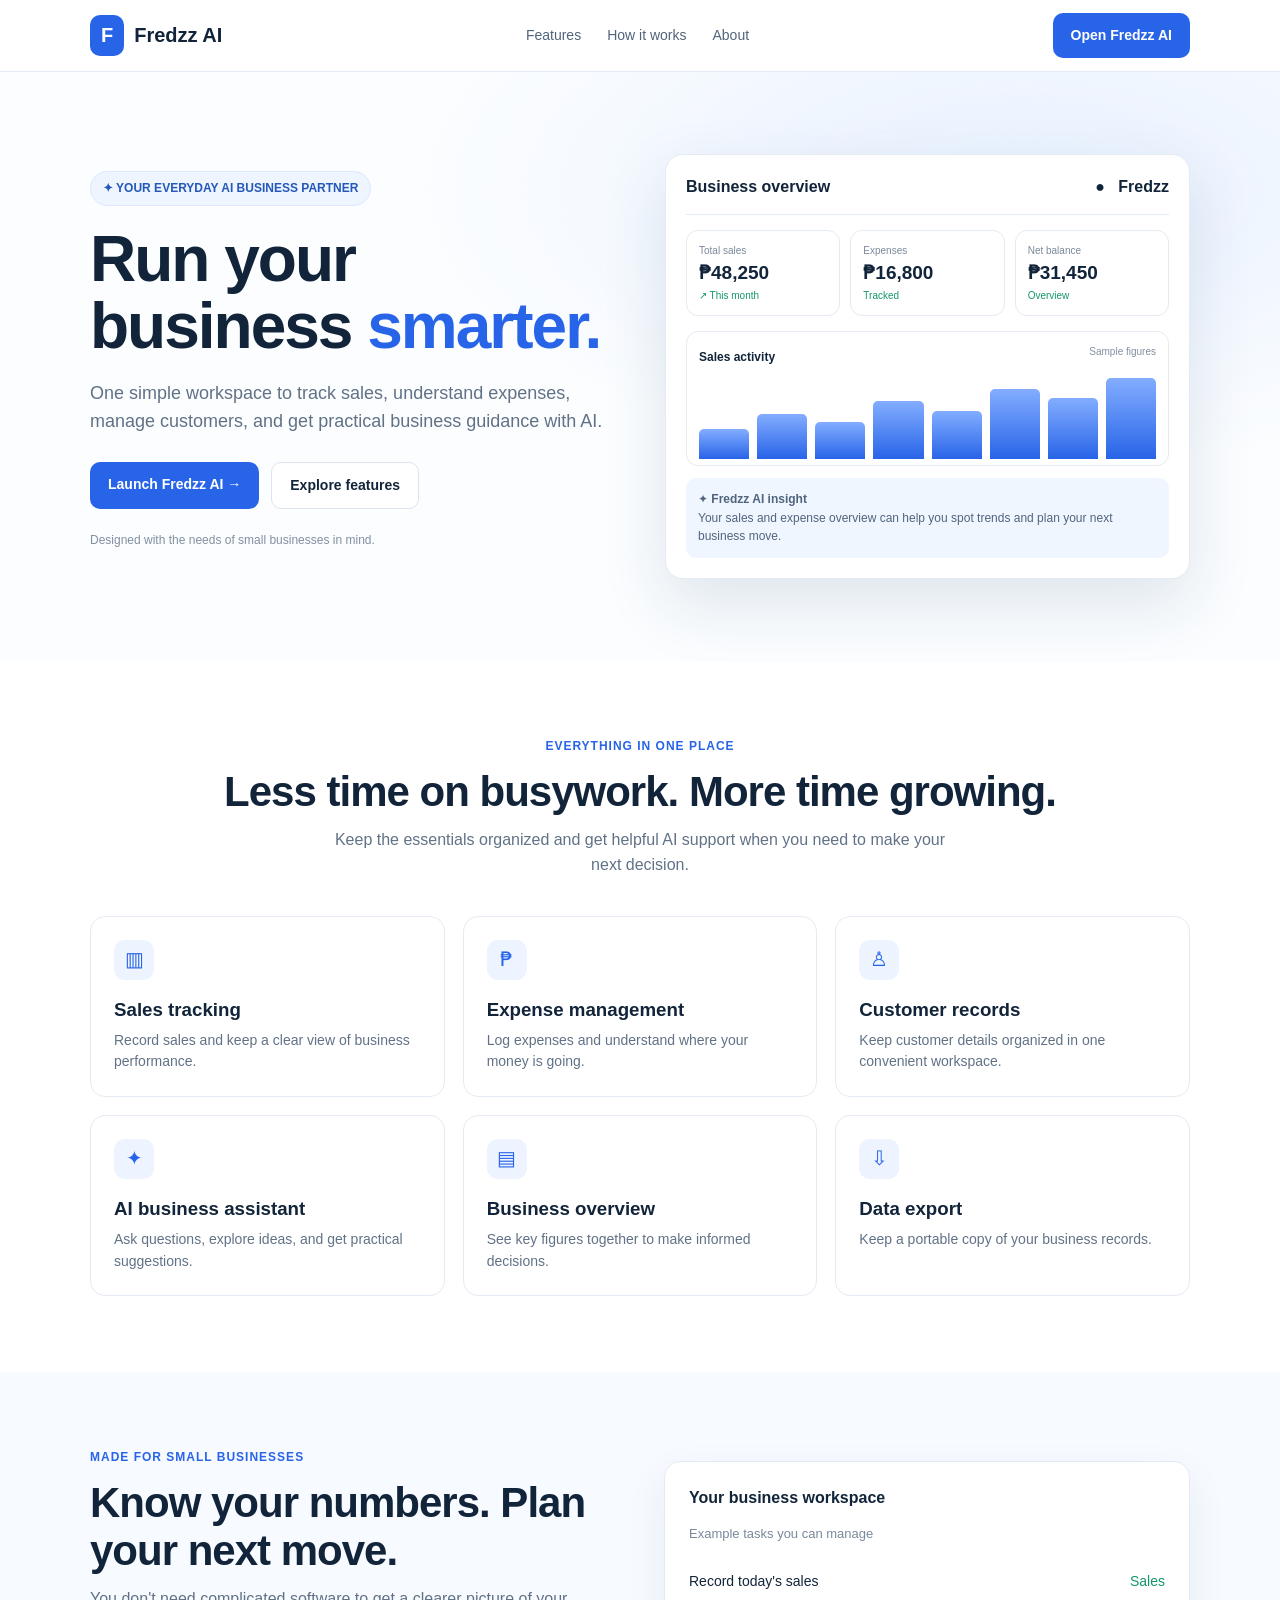
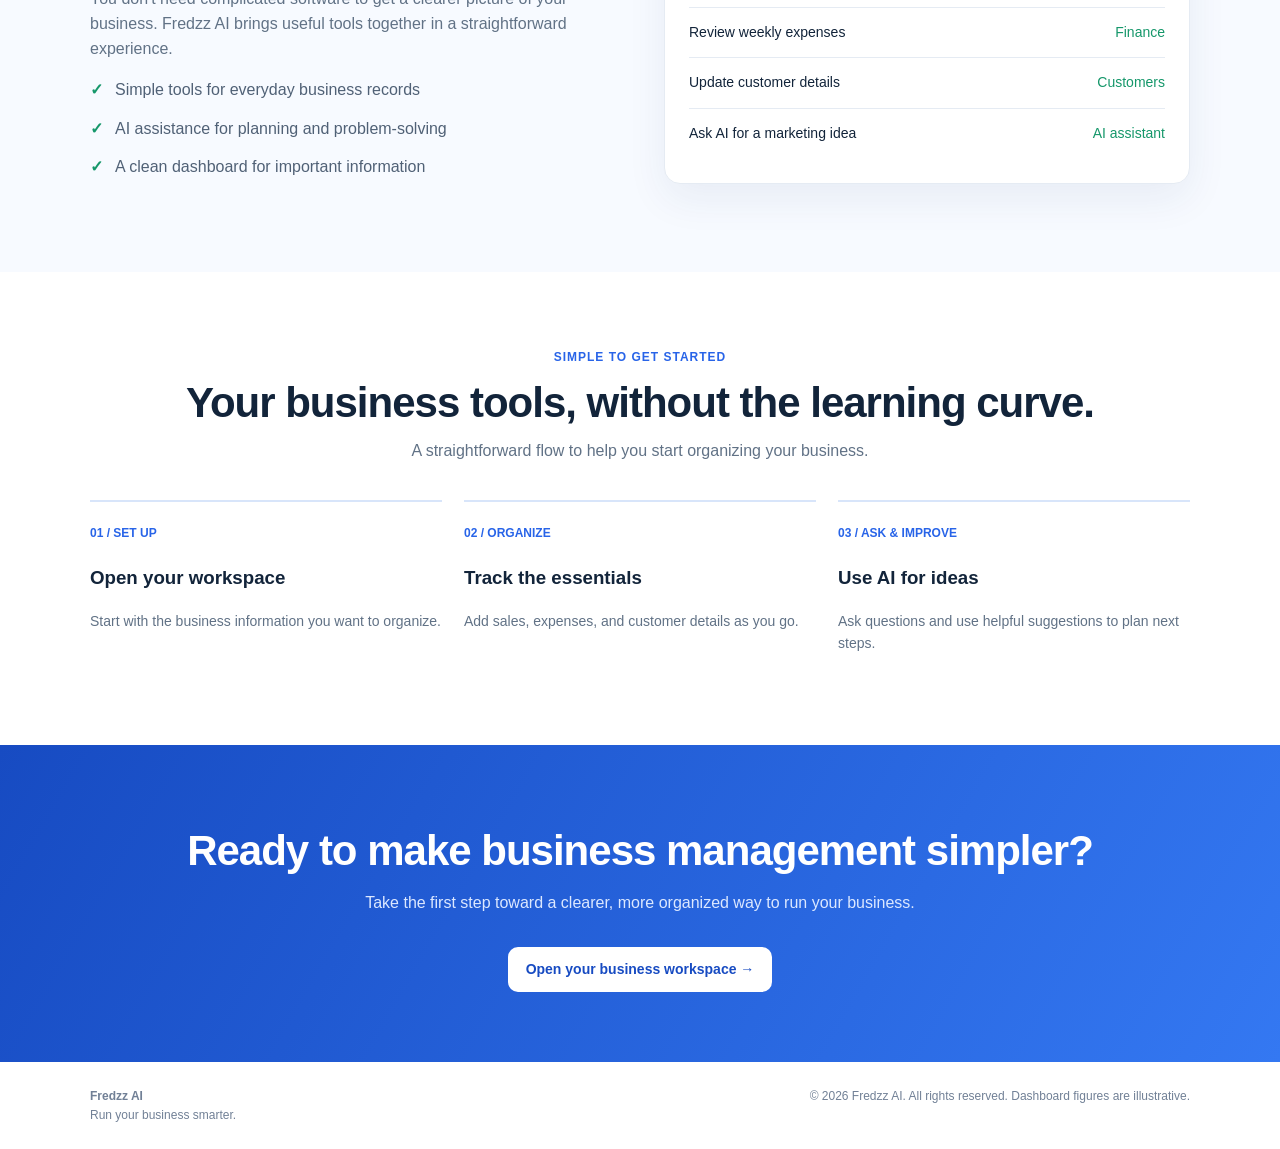
<file: index.html>
<!doctype html>
<html lang="en"><head><meta charset="utf-8"><meta name="viewport" content="width=device-width,initial-scale=1">
<meta name="description" content="Fredzz AI helps small businesses track sales, expenses and customers with AI-powered business guidance.">
<title>Fredzz AI — Run your business smarter</title>
<style>
:root{--blue:#2864e8;--ink:#12243a;--muted:#617286;--line:#e5ebf3}*{box-sizing:border-box}html{scroll-behavior:smooth}body{margin:0;font-family:Arial,sans-serif;color:var(--ink);line-height:1.55}a{text-decoration:none;color:inherit}.wrap{width:min(1100px,calc(100% - 36px));margin:auto}
header{height:72px;border-bottom:1px solid var(--line);position:sticky;top:0;background:#ffffffed;backdrop-filter:blur(10px);z-index:5}.nav{height:100%;display:flex;align-items:center;justify-content:space-between}.brand{font-size:20px;font-weight:800;display:flex;align-items:center;gap:10px}.logo{background:var(--blue);color:white;border-radius:10px;padding:5px 11px}.links{display:flex;gap:26px;color:#52647a;font-size:14px}.btn{display:inline-block;padding:12px 18px;border-radius:10px;font-weight:700;font-size:14px}.primary{background:var(--blue);color:white}.outline{border:1px solid #dce4ef;background:white}.hero{padding:82px 0;background:radial-gradient(ellipse at 80% 20%,#e8f1ff,transparent 42%),#fbfdff}.heroGrid{display:grid;grid-template-columns:1fr 1fr;gap:50px;align-items:center}.pill{display:inline-block;background:#eff5ff;border:1px solid #dce8ff;color:#2458b9;border-radius:30px;padding:7px 12px;font-size:12px;font-weight:bold}h1{font-size:clamp(42px,5vw,64px);line-height:1.05;letter-spacing:-2px;margin:20px 0}h1 span{color:var(--blue)}.lead{font-size:18px;color:var(--muted);max-width:520px}.buttons{display:flex;gap:12px;flex-wrap:wrap;margin-top:26px}.note{font-size:12px;color:#8190a1;margin-top:22px}.dash{background:white;border:1px solid var(--line);border-radius:18px;padding:20px;box-shadow:0 25px 65px #1b3d6b20}.dashHead{display:flex;justify-content:space-between;font-weight:bold;border-bottom:1px solid var(--line);padding-bottom:14px}.metrics{display:grid;grid-template-columns:repeat(3,1fr);gap:10px;margin:15px 0}.metric{border:1px solid var(--line);border-radius:12px;padding:12px}.metric small{display:block;color:#7a899b;font-size:10px}.metric strong{font-size:19px}.green{font-size:10px;color:#15976a}.chart{border:1px solid var(--line);border-radius:12px;padding:12px;height:135px}.bars{display:flex;align-items:end;gap:8px;height:85px;margin-top:5px}.bars i{flex:1;background:linear-gradient(#83adff,#2864e8);border-radius:5px 5px 0 0}.insight{margin-top:12px;padding:12px;background:#f0f6ff;border-radius:10px;font-size:12px;color:#50647d}.section{padding:76px 0}.tint{background:#f7faff}.center{text-align:center}.kicker{color:var(--blue);font-weight:bold;font-size:12px;letter-spacing:1px;text-transform:uppercase}h2{font-size:clamp(30px,4vw,42px);line-height:1.15;letter-spacing:-1px;margin:12px auto}.sub{color:var(--muted);max-width:630px;margin:0 auto}.features{display:grid;grid-template-columns:repeat(3,1fr);gap:18px;margin-top:38px;text-align:left}.feature{padding:23px;border:1px solid var(--line);border-radius:15px;background:white}.ico{width:40px;height:40px;border-radius:11px;background:#edf4ff;color:var(--blue);display:grid;place-items:center;font-size:20px}.feature h3{margin:15px 0 6px}.feature p{font-size:14px;color:var(--muted);margin:0}.split{display:grid;grid-template-columns:1fr 1fr;gap:48px;align-items:center}.split .sub{margin:0}.checks{padding:0;list-style:none;color:#506176}.checks li{margin:14px 0}.checks li:before{content:"✓";color:#15976a;font-weight:bold;margin-right:12px}.sample{background:white;border:1px solid var(--line);border-radius:16px;padding:24px;box-shadow:0 15px 40px #1b3d6b12}.sample div{padding:14px 0;border-bottom:1px solid var(--line);font-size:14px}.sample div:last-child{border:0}.steps{display:grid;grid-template-columns:repeat(3,1fr);gap:22px;margin-top:36px;text-align:left}.step{border-top:2px solid #d8e5fa;padding-top:18px}.step b{color:var(--blue);font-size:12px}.step p{color:var(--muted);font-size:14px}.cta{background:linear-gradient(120deg,#174bc2,#3478f2);color:white;text-align:center;padding:70px 0}.cta p{color:#dce8ff}.cta .btn{background:white;color:#174bc2;margin-top:15px}footer{padding:25px 0;color:#718096;font-size:12px}.foot{display:flex;justify-content:space-between;gap:15px}
@media(max-width:760px){.links{display:none}.heroGrid,.split{grid-template-columns:1fr}.hero{padding:58px 0}.features{grid-template-columns:1fr 1fr}.steps{grid-template-columns:1fr}.section{padding:58px 0}}@media(max-width:500px){.features{grid-template-columns:1fr}.metrics{gap:5px}.metric{padding:8px}.metric strong{font-size:15px}.foot{flex-direction:column}}
</style></head><body>
<header><div class="wrap nav"><a class="brand" href="#"><span class="logo">F</span>Fredzz AI</a><nav class="links"><a href="#features">Features</a><a href="#how">How it works</a><a href="#about">About</a></nav><a class="btn primary" href="./app/">Open Fredzz AI</a></div></header>
<main>
<section class="hero"><div class="wrap heroGrid"><div><span class="pill">✦ YOUR EVERYDAY AI BUSINESS PARTNER</span><h1>Run your business <span>smarter.</span></h1><p class="lead">One simple workspace to track sales, understand expenses, manage customers, and get practical business guidance with AI.</p><div class="buttons"><a class="btn primary" href="./app/">Launch Fredzz AI →</a><a class="btn outline" href="#features">Explore features</a></div><p class="note">Designed with the needs of small businesses in mind.</p></div>
<div class="dash"><div class="dashHead"><span>Business overview</span><span>● &nbsp; Fredzz</span></div><div class="metrics"><div class="metric"><small>Total sales</small><strong>₱48,250</strong><div class="green">↗ This month</div></div><div class="metric"><small>Expenses</small><strong>₱16,800</strong><div class="green">Tracked</div></div><div class="metric"><small>Net balance</small><strong>₱31,450</strong><div class="green">Overview</div></div></div><div class="chart"><b style="font-size:12px">Sales activity</b><span style="float:right;font-size:10px;color:#8190a1">Sample figures</span><div class="bars"><i style="height:35%"></i><i style="height:53%"></i><i style="height:44%"></i><i style="height:68%"></i><i style="height:57%"></i><i style="height:82%"></i><i style="height:72%"></i><i style="height:95%"></i></div></div><div class="insight">✦ <b>Fredzz AI insight</b><br>Your sales and expense overview can help you spot trends and plan your next business move.</div></div>
</div></section>
<section class="section" id="features"><div class="wrap center"><div class="kicker">Everything in one place</div><h2>Less time on busywork. More time growing.</h2><p class="sub">Keep the essentials organized and get helpful AI support when you need to make your next decision.</p><div class="features">
<article class="feature"><div class="ico">▥</div><h3>Sales tracking</h3><p>Record sales and keep a clear view of business performance.</p></article><article class="feature"><div class="ico">₱</div><h3>Expense management</h3><p>Log expenses and understand where your money is going.</p></article><article class="feature"><div class="ico">♙</div><h3>Customer records</h3><p>Keep customer details organized in one convenient workspace.</p></article><article class="feature"><div class="ico">✦</div><h3>AI business assistant</h3><p>Ask questions, explore ideas, and get practical suggestions.</p></article><article class="feature"><div class="ico">▤</div><h3>Business overview</h3><p>See key figures together to make informed decisions.</p></article><article class="feature"><div class="ico">⇩</div><h3>Data export</h3><p>Keep a portable copy of your business records.</p></article></div></div></section>
<section class="section tint" id="about"><div class="wrap split"><div><div class="kicker">Made for small businesses</div><h2>Know your numbers. Plan your next move.</h2><p class="sub">You don't need complicated software to get a clearer picture of your business. Fredzz AI brings useful tools together in a straightforward experience.</p><ul class="checks"><li>Simple tools for everyday business records</li><li>AI assistance for planning and problem-solving</li><li>A clean dashboard for important information</li></ul></div><div class="sample"><b>Your business workspace</b><p style="color:#7a899b;font-size:13px">Example tasks you can manage</p><div>Record today's sales <span style="float:right;color:#15976a">Sales</span></div><div>Review weekly expenses <span style="float:right;color:#15976a">Finance</span></div><div>Update customer details <span style="float:right;color:#15976a">Customers</span></div><div>Ask AI for a marketing idea <span style="float:right;color:#15976a">AI assistant</span></div></div></div></section>
<section class="section" id="how"><div class="wrap center"><div class="kicker">Simple to get started</div><h2>Your business tools, without the learning curve.</h2><p class="sub">A straightforward flow to help you start organizing your business.</p><div class="steps"><div class="step"><b>01 / SET UP</b><h3>Open your workspace</h3><p>Start with the business information you want to organize.</p></div><div class="step"><b>02 / ORGANIZE</b><h3>Track the essentials</h3><p>Add sales, expenses, and customer details as you go.</p></div><div class="step"><b>03 / ASK & IMPROVE</b><h3>Use AI for ideas</h3><p>Ask questions and use helpful suggestions to plan next steps.</p></div></div></div></section>
<section class="cta" id="start"><div class="wrap"><h2>Ready to make business management simpler?</h2><p>Take the first step toward a clearer, more organized way to run your business.</p><a class="btn" href="./app/">Open your business workspace →</a></div></section>
</main><footer><div class="wrap foot"><div><b>Fredzz AI</b><br>Run your business smarter.</div><div>© 2026 Fredzz AI. All rights reserved. Dashboard figures are illustrative.</div></div></footer>
</body></html>
</file>
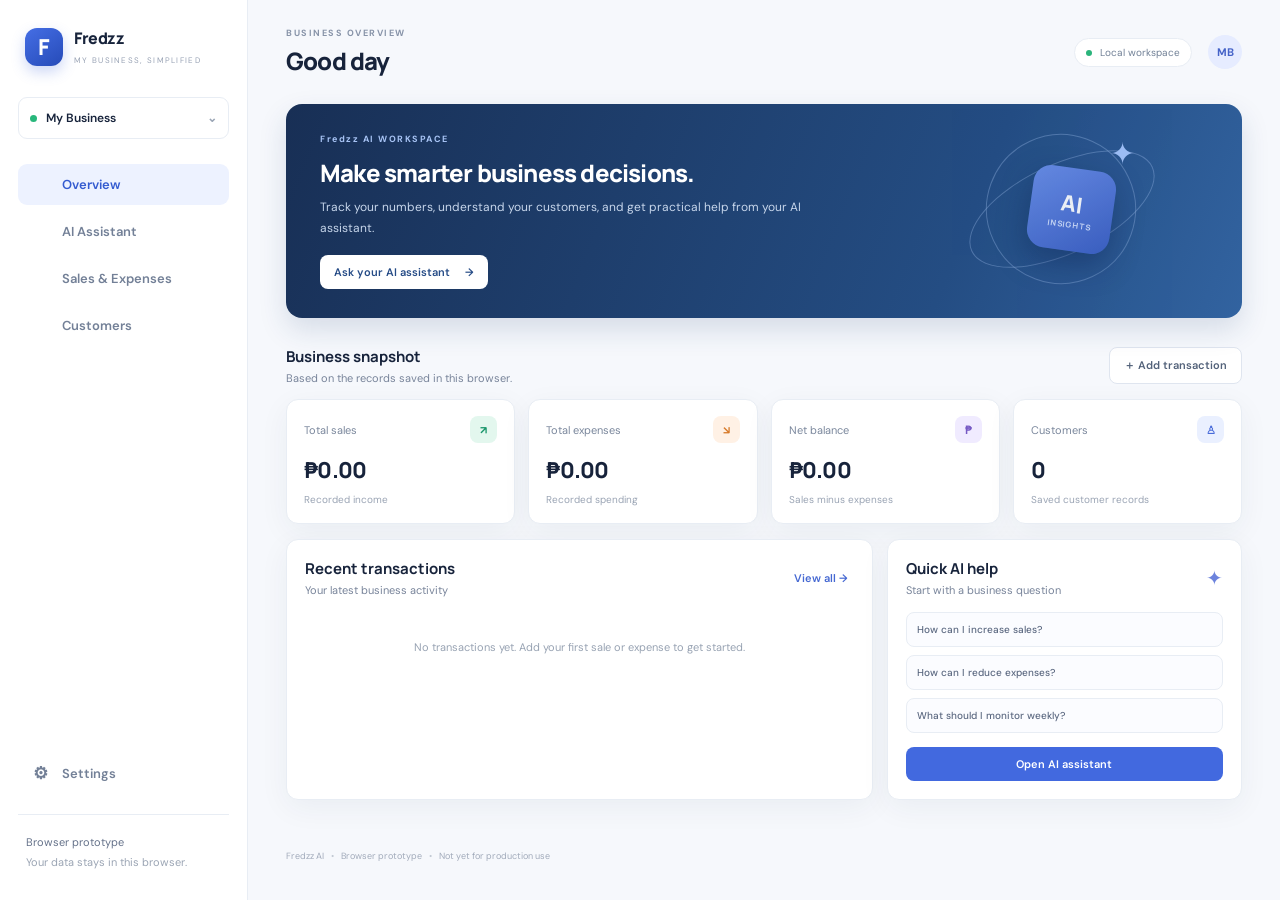
<file: app/index.html>
<!doctype html>
<html lang="en">
<head>
  <meta charset="utf-8">
  <meta name="viewport" content="width=device-width, initial-scale=1">
  <title>Fredzz Business Tracker</title>
  <link rel="stylesheet" href="style.css">
</head>
<body>
  <div class="app-shell">
    <aside class="sidebar">
      <div class="brand"><div class="brand-mark">F</div><div><strong>Fredzz</strong><small>MY BUSINESS, SIMPLIFIED</small></div></div>
      <div class="workspace"><span class="workspace-dot"></span><span>My Business</span><span class="chevron">⌄</span></div>
      <nav>
        <button class="nav-link active" data-page="dashboard"><span></span> Overview</button>
        <button class="nav-link" data-page="assistant"><span></span> AI Assistant</button>
        <button class="nav-link" data-page="transactions"><span></span> Sales & Expenses</button>
        <button class="nav-link" data-page="customers"><span></span> Customers</button>
      </nav>
      <div class="sidebar-bottom">
        <button class="nav-link" data-page="settings"><span>⚙</span> Settings</button>
        <div class="sidebar-note">Browser prototype<br><span>Your data stays in this browser.</span></div>
      </div>
    </aside>

    <main class="main">
      <header class="topbar">
        <div><div class="eyebrow" id="page-eyebrow">BUSINESS OVERVIEW</div><h1 id="page-title">Good day</h1></div>
        <div class="top-actions"><span class="local-pill"><i></i> Local workspace</span><div class="avatar">MB</div></div>
      </header>

      <section class="page active" id="page-dashboard">
        <div class="welcome-banner">
          <div><div class="banner-kicker">Fredzz AI WORKSPACE</div><h2>Make smarter business decisions.</h2><p>Track your numbers, understand your customers, and get practical help from your AI assistant.</p><button class="button button-light" data-go="assistant">Ask your AI assistant <span>→</span></button></div>
          <div class="banner-art" aria-hidden="true"><div class="orbit orbit-one"></div><div class="orbit orbit-two"></div><div class="spark">✦</div><div class="art-card">AI<br><b>INSIGHTS</b></div></div>
        </div>
        <div class="section-heading"><div><h3>Business snapshot</h3><p>Based on the records saved in this browser.</p></div><button class="button button-outline" data-go="transactions">＋ Add transaction</button></div>
        <div class="stats-grid">
          <article class="stat-card"><div class="stat-top"><span>Total sales</span><span class="stat-icon green">↗</span></div><strong id="stat-sales">₱0.00</strong><small>Recorded income</small></article>
          <article class="stat-card"><div class="stat-top"><span>Total expenses</span><span class="stat-icon orange">↘</span></div><strong id="stat-expenses">₱0.00</strong><small>Recorded spending</small></article>
          <article class="stat-card"><div class="stat-top"><span>Net balance</span><span class="stat-icon purple">₱</span></div><strong id="stat-balance">₱0.00</strong><small>Sales minus expenses</small></article>
          <article class="stat-card"><div class="stat-top"><span>Customers</span><span class="stat-icon blue">♙</span></div><strong id="stat-customers">0</strong><small>Saved customer records</small></article>
        </div>
        <div class="dashboard-grid">
          <article class="panel"><div class="panel-heading"><div><h3>Recent transactions</h3><p>Your latest business activity</p></div><button class="text-button" data-go="transactions">View all →</button></div><div id="recent-transactions" class="table-wrap"></div></article>
          <article class="panel insight-panel"><div class="panel-heading"><div><h3>Quick AI help</h3><p>Start with a business question</p></div><span class="ai-star">✦</span></div><div class="prompt-list"><button data-prompt="Give me 3 practical ways to increase sales for a small business in the Philippines.">How can I increase sales?</button><button data-prompt="Help me understand how to control business expenses.">How can I reduce expenses?</button><button data-prompt="What business metrics should I monitor every week?">What should I monitor weekly?</button></div><button class="button button-primary full" data-go="assistant">Open AI assistant</button></article>
        </div>
      </section>

      <section class="page" id="page-assistant">
        <div class="assistant-layout">
          <div class="panel chat-panel">
            <div class="chat-header"><div class="ai-avatar">✦</div><div><h3>Fredzz AI Assistant</h3><p><span class="online-dot"></span> Ready to help with your business</p></div><button class="text-button" id="clear-chat">Clear chat</button></div>
            <div class="chat-messages" id="chat-messages"><div class="message assistant-message"><div class="message-avatar">✦</div><div class="bubble"><b>Hello! I'm your Fredzz AI assistant.</b><p>I can help you think through sales, marketing, pricing, customer service, and business operations. Add your Gemini API key in Settings to enable AI responses.</p></div></div></div>
            <div class="chat-composer"><textarea id="chat-input" rows="1" placeholder="Ask something about your business..."></textarea><button class="send-button" id="send-chat" aria-label="Send message">↑</button></div>
            <div class="chat-footnote">AI can make mistakes. Check important business decisions before acting.</div>
          </div>
          <aside class="panel context-panel"><h3>Business context</h3><p>The assistant can use the totals below to tailor its advice.</p><div class="context-row"><span>Recorded sales</span><b id="context-sales">₱0.00</b></div><div class="context-row"><span>Recorded expenses</span><b id="context-expenses">₱0.00</b></div><div class="context-row"><span>Customers</span><b id="context-customers">0</b></div><div class="context-tip"><span>✦</span> Add transactions and customers to give your assistant more context.</div><button class="button button-outline full" data-go="settings">Configure Gemini</button></aside>
        </div>
      </section>

      <section class="page" id="page-transactions">
        <div class="section-heading"><div><h3>Sales & expenses</h3><p>Record income and spending for your business.</p></div><button class="button button-primary" id="open-transaction">＋ Add transaction</button></div>
        <div class="panel"><div id="all-transactions" class="table-wrap"></div></div>
      </section>

      <section class="page" id="page-customers">
        <div class="section-heading"><div><h3>Customers</h3><p>Keep basic contact details in one place.</p></div><button class="button button-primary" id="open-customer">＋ Add customer</button></div>
        <div class="panel"><div id="customers-list" class="table-wrap"></div></div>
      </section>

      <section class="page" id="page-settings">
        <div class="settings-grid">
          <article class="panel settings-card"><div class="settings-icon">✦</div><h3>Gemini AI connection</h3><p>Connect your Google Gemini API key to enable AI-generated business guidance.</p><label for="api-key">Gemini API key</label><input id="api-key" type="password" placeholder="Paste your Gemini API key"><label for="model-name">Model name</label><input id="model-name" value="gemini-2.5-flash"><div class="settings-actions"><button class="button button-primary" id="save-key">Use key for this session</button><span id="key-status" class="status-text">No key connected</span></div><div class="warning-box"><b>Prototype security notice</b><br>This browser-only prototype sends requests directly from your browser to Google. Your key is not stored in the project files, but anyone with access to this browser session could inspect it. Do not use this setup for a public SaaS or share your key. A secure server is required before launch.</div><p class="small-help">Create a key at <a href="https://aistudio.google.com/apikey" target="_blank" rel="noreferrer">Google AI Studio</a>. Usage may incur charges or be subject to Google's limits.</p></article>
          <article class="panel settings-card"><div class="settings-icon neutral">▤</div><h3>Your browser data</h3><p>Transactions and customers are saved locally in this browser using local storage. They are not synced across devices or users.</p><div class="data-actions"><button class="button button-outline" id="export-data">Export my data (JSON)</button><button class="button button-danger" id="clear-data">Delete all local business data</button></div><div class="warning-box neutral-box">This is a single-browser prototype, not yet a multi-business SaaS. Do not enter sensitive customer or financial information.</div></article>
        </div>
      </section>
      <footer>Fredzz AI <span>•</span> Browser prototype <span>•</span> Not yet for production use</footer>
    </main>
  </div>

  <dialog id="transaction-dialog" class="modal">
    <form id="transaction-form" method="dialog"><div class="modal-heading"><div><h3>Add transaction</h3><p>Record a sale or business expense.</p></div><button type="button" class="close-button" data-close="transaction-dialog">×</button></div>
      <label for="transaction-type">Type</label><select id="transaction-type"><option value="sale">Sale / Income</option><option value="expense">Expense</option></select>
      <label for="transaction-description">Description</label><input id="transaction-description" required placeholder="e.g. Product sale, rent, supplies">
      <label for="transaction-amount">Amount (PHP)</label><input id="transaction-amount" type="number" min="0.01" step="0.01" required placeholder="0.00">
      <label for="transaction-date">Date</label><input id="transaction-date" type="date" required>
      <div class="modal-actions"><button type="button" class="button button-outline" data-close="transaction-dialog">Cancel</button><button class="button button-primary" type="submit">Save transaction</button></div>
    </form>
  </dialog>

  <dialog id="customer-dialog" class="modal">
    <form id="customer-form" method="dialog"><div class="modal-heading"><div><h3>Add customer</h3><p>Save a customer contact.</p></div><button type="button" class="close-button" data-close="customer-dialog">×</button></div>
      <label for="customer-name">Customer name</label><input id="customer-name" required placeholder="Full name or business name">
      <label for="customer-contact">Contact (optional)</label><input id="customer-contact" placeholder="Email or phone">
      <label for="customer-notes">Notes (optional)</label><textarea id="customer-notes" rows="3" placeholder="Preferences, follow-up notes..."></textarea>
      <div class="modal-actions"><button type="button" class="button button-outline" data-close="customer-dialog">Cancel</button><button class="button button-primary" type="submit">Save customer</button></div>
    </form>
  </dialog>
  <div id="toast" class="toast" role="status"></div>
  <script src="script.js"></script>
</body>
</html>
</file>
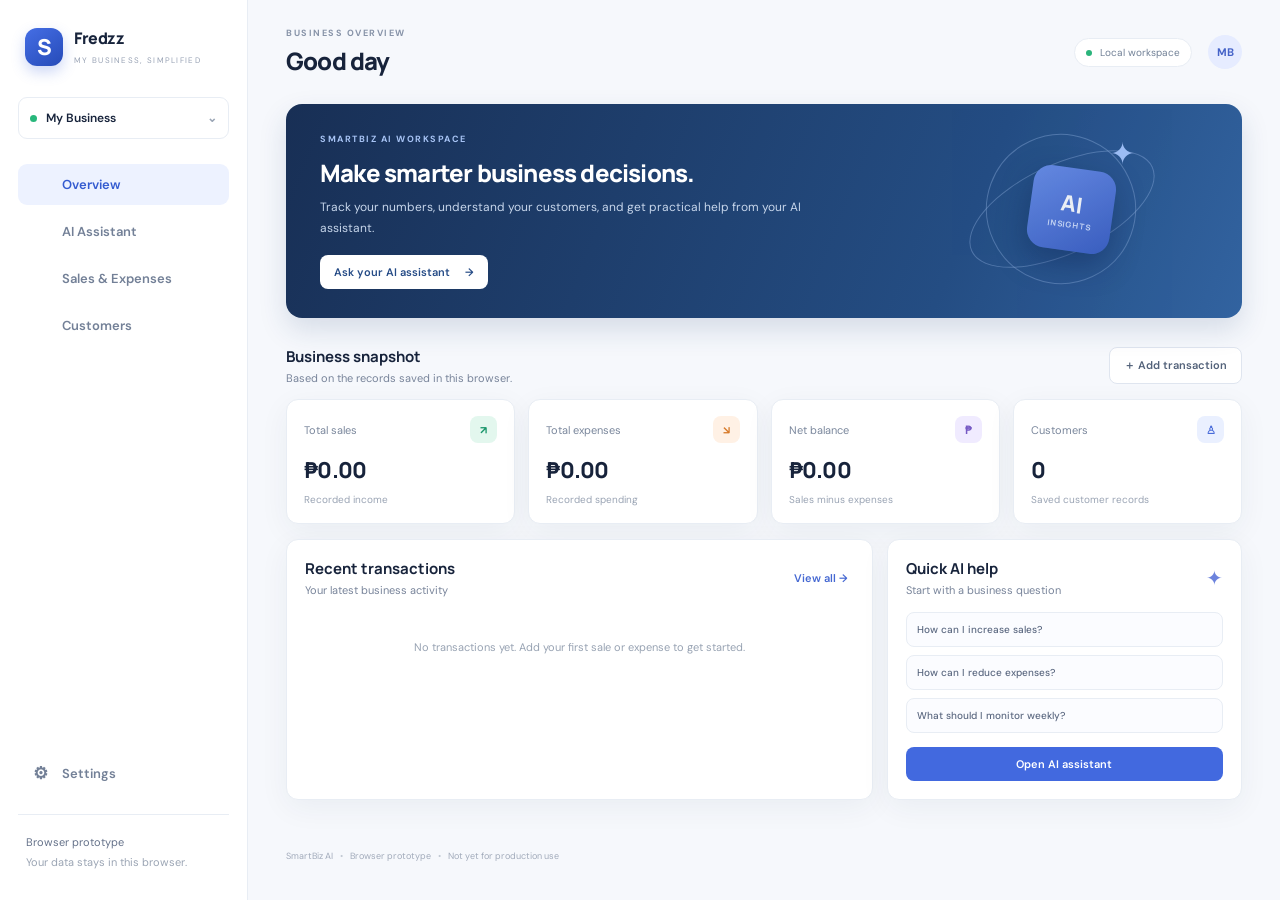
<file: alfred/smartbiz-ai-browser/index.html>
<!doctype html>
<html lang="en">
<head>
  <meta charset="utf-8">
  <meta name="viewport" content="width=device-width, initial-scale=1">
  <title>Fred business tracker</track></title>
  <link rel="stylesheet" href="style.css">
</head>
<body>
  <div class="app-shell">
    <aside class="sidebar">
      <div class="brand"><div class="brand-mark">S</div><div><strong>Fredzz</strong><small>MY BUSINESS, SIMPLIFIED</small></div></div>
      <div class="workspace"><span class="workspace-dot"></span><span>My Business</span><span class="chevron">⌄</span></div>
      <nav>
        <button class="nav-link active" data-page="dashboard"><span></span> Overview</button>
        <button class="nav-link" data-page="assistant"><span></span> AI Assistant</button>
        <button class="nav-link" data-page="transactions"><span></span> Sales & Expenses</button>
        <button class="nav-link" data-page="customers"><span></span> Customers</button>
      </nav>
      <div class="sidebar-bottom">
        <button class="nav-link" data-page="settings"><span>⚙</span> Settings</button>
        <div class="sidebar-note">Browser prototype<br><span>Your data stays in this browser.</span></div>
      </div>
    </aside>

    <main class="main">
      <header class="topbar">
        <div><div class="eyebrow" id="page-eyebrow">BUSINESS OVERVIEW</div><h1 id="page-title">Good day</h1></div>
        <div class="top-actions"><span class="local-pill"><i></i> Local workspace</span><div class="avatar">MB</div></div>
      </header>

      <section class="page active" id="page-dashboard">
        <div class="welcome-banner">
          <div><div class="banner-kicker">SMARTBIZ AI WORKSPACE</div><h2>Make smarter business decisions.</h2><p>Track your numbers, understand your customers, and get practical help from your AI assistant.</p><button class="button button-light" data-go="assistant">Ask your AI assistant <span>→</span></button></div>
          <div class="banner-art" aria-hidden="true"><div class="orbit orbit-one"></div><div class="orbit orbit-two"></div><div class="spark">✦</div><div class="art-card">AI<br><b>INSIGHTS</b></div></div>
        </div>
        <div class="section-heading"><div><h3>Business snapshot</h3><p>Based on the records saved in this browser.</p></div><button class="button button-outline" data-go="transactions">＋ Add transaction</button></div>
        <div class="stats-grid">
          <article class="stat-card"><div class="stat-top"><span>Total sales</span><span class="stat-icon green">↗</span></div><strong id="stat-sales">₱0.00</strong><small>Recorded income</small></article>
          <article class="stat-card"><div class="stat-top"><span>Total expenses</span><span class="stat-icon orange">↘</span></div><strong id="stat-expenses">₱0.00</strong><small>Recorded spending</small></article>
          <article class="stat-card"><div class="stat-top"><span>Net balance</span><span class="stat-icon purple">₱</span></div><strong id="stat-balance">₱0.00</strong><small>Sales minus expenses</small></article>
          <article class="stat-card"><div class="stat-top"><span>Customers</span><span class="stat-icon blue">♙</span></div><strong id="stat-customers">0</strong><small>Saved customer records</small></article>
        </div>
        <div class="dashboard-grid">
          <article class="panel"><div class="panel-heading"><div><h3>Recent transactions</h3><p>Your latest business activity</p></div><button class="text-button" data-go="transactions">View all →</button></div><div id="recent-transactions" class="table-wrap"></div></article>
          <article class="panel insight-panel"><div class="panel-heading"><div><h3>Quick AI help</h3><p>Start with a business question</p></div><span class="ai-star">✦</span></div><div class="prompt-list"><button data-prompt="Give me 3 practical ways to increase sales for a small business in the Philippines.">How can I increase sales?</button><button data-prompt="Help me understand how to control business expenses.">How can I reduce expenses?</button><button data-prompt="What business metrics should I monitor every week?">What should I monitor weekly?</button></div><button class="button button-primary full" data-go="assistant">Open AI assistant</button></article>
        </div>
      </section>

      <section class="page" id="page-assistant">
        <div class="assistant-layout">
          <div class="panel chat-panel">
            <div class="chat-header"><div class="ai-avatar">✦</div><div><h3>SmartBiz AI Assistant</h3><p><span class="online-dot"></span> Ready to help with your business</p></div><button class="text-button" id="clear-chat">Clear chat</button></div>
            <div class="chat-messages" id="chat-messages"><div class="message assistant-message"><div class="message-avatar">✦</div><div class="bubble"><b>Hello! I'm your SmartBiz AI assistant.</b><p>I can help you think through sales, marketing, pricing, customer service, and business operations. Add your Gemini API key in Settings to enable AI responses.</p></div></div></div>
            <div class="chat-composer"><textarea id="chat-input" rows="1" placeholder="Ask something about your business..."></textarea><button class="send-button" id="send-chat" aria-label="Send message">↑</button></div>
            <div class="chat-footnote">AI can make mistakes. Check important business decisions before acting.</div>
          </div>
          <aside class="panel context-panel"><h3>Business context</h3><p>The assistant can use the totals below to tailor its advice.</p><div class="context-row"><span>Recorded sales</span><b id="context-sales">₱0.00</b></div><div class="context-row"><span>Recorded expenses</span><b id="context-expenses">₱0.00</b></div><div class="context-row"><span>Customers</span><b id="context-customers">0</b></div><div class="context-tip"><span>✦</span> Add transactions and customers to give your assistant more context.</div><button class="button button-outline full" data-go="settings">Configure Gemini</button></aside>
        </div>
      </section>

      <section class="page" id="page-transactions">
        <div class="section-heading"><div><h3>Sales & expenses</h3><p>Record income and spending for your business.</p></div><button class="button button-primary" id="open-transaction">＋ Add transaction</button></div>
        <div class="panel"><div id="all-transactions" class="table-wrap"></div></div>
      </section>

      <section class="page" id="page-customers">
        <div class="section-heading"><div><h3>Customers</h3><p>Keep basic contact details in one place.</p></div><button class="button button-primary" id="open-customer">＋ Add customer</button></div>
        <div class="panel"><div id="customers-list" class="table-wrap"></div></div>
      </section>

      <section class="page" id="page-settings">
        <div class="settings-grid">
          <article class="panel settings-card"><div class="settings-icon">✦</div><h3>Gemini AI connection</h3><p>Connect your Google Gemini API key to enable AI-generated business guidance.</p><label for="api-key">Gemini API key</label><input id="api-key" type="password" placeholder="Paste your Gemini API key"><label for="model-name">Model name</label><input id="model-name" value="gemini-2.5-flash"><div class="settings-actions"><button class="button button-primary" id="save-key">Use key for this session</button><span id="key-status" class="status-text">No key connected</span></div><div class="warning-box"><b>Prototype security notice</b><br>This browser-only prototype sends requests directly from your browser to Google. Your key is not stored in the project files, but anyone with access to this browser session could inspect it. Do not use this setup for a public SaaS or share your key. A secure server is required before launch.</div><p class="small-help">Create a key at <a href="https://aistudio.google.com/apikey" target="_blank" rel="noreferrer">Google AI Studio</a>. Usage may incur charges or be subject to Google's limits.</p></article>
          <article class="panel settings-card"><div class="settings-icon neutral">▤</div><h3>Your browser data</h3><p>Transactions and customers are saved locally in this browser using local storage. They are not synced across devices or users.</p><div class="data-actions"><button class="button button-outline" id="export-data">Export my data (JSON)</button><button class="button button-danger" id="clear-data">Delete all local business data</button></div><div class="warning-box neutral-box">This is a single-browser prototype, not yet a multi-business SaaS. Do not enter sensitive customer or financial information.</div></article>
        </div>
      </section>
      <footer>SmartBiz AI <span>•</span> Browser prototype <span>•</span> Not yet for production use</footer>
    </main>
  </div>

  <dialog id="transaction-dialog" class="modal">
    <form id="transaction-form" method="dialog"><div class="modal-heading"><div><h3>Add transaction</h3><p>Record a sale or business expense.</p></div><button type="button" class="close-button" data-close="transaction-dialog">×</button></div>
      <label for="transaction-type">Type</label><select id="transaction-type"><option value="sale">Sale / Income</option><option value="expense">Expense</option></select>
      <label for="transaction-description">Description</label><input id="transaction-description" required placeholder="e.g. Product sale, rent, supplies">
      <label for="transaction-amount">Amount (PHP)</label><input id="transaction-amount" type="number" min="0.01" step="0.01" required placeholder="0.00">
      <label for="transaction-date">Date</label><input id="transaction-date" type="date" required>
      <div class="modal-actions"><button type="button" class="button button-outline" data-close="transaction-dialog">Cancel</button><button class="button button-primary" type="submit">Save transaction</button></div>
    </form>
  </dialog>

  <dialog id="customer-dialog" class="modal">
    <form id="customer-form" method="dialog"><div class="modal-heading"><div><h3>Add customer</h3><p>Save a customer contact.</p></div><button type="button" class="close-button" data-close="customer-dialog">×</button></div>
      <label for="customer-name">Customer name</label><input id="customer-name" required placeholder="Full name or business name">
      <label for="customer-contact">Contact (optional)</label><input id="customer-contact" placeholder="Email or phone">
      <label for="customer-notes">Notes (optional)</label><textarea id="customer-notes" rows="3" placeholder="Preferences, follow-up notes..."></textarea>
      <div class="modal-actions"><button type="button" class="button button-outline" data-close="customer-dialog">Cancel</button><button class="button button-primary" type="submit">Save customer</button></div>
    </form>
  </dialog>
  <div id="toast" class="toast" role="status"></div>
  <script src="script.js"></script>
</body>
</html>
</file>
<file: app/style.css>
@import url('https://fonts.googleapis.com/css2?family=DM+Sans:wght@400;500;600;700&family=Manrope:wght@400;500;600;700;800&display=swap');
:root{--ink:#17233b;--muted:#78849a;--line:#e8edf4;--bg:#f6f8fc;--navy:#142b4a;--blue:#4269df;--mint:#dff7ed;--green:#16875d;--orange:#d98232;--purple:#7b61c9;--shadow:0 8px 30px rgba(27,48,79,.055)}
*{box-sizing:border-box}body{margin:0;background:var(--bg);color:var(--ink);font-family:'DM Sans',sans-serif;font-size:14px}.app-shell{min-height:100vh}.sidebar{position:fixed;inset:0 auto 0 0;width:248px;background:#fff;border-right:1px solid var(--line);padding:27px 18px;display:flex;flex-direction:column;z-index:5}.brand{display:flex;align-items:center;gap:11px;padding:0 7px 30px}.brand-mark{height:38px;width:38px;border-radius:12px;background:linear-gradient(145deg,#456ee5,#264bb8);display:grid;place-items:center;color:#fff;font:800 22px Manrope;box-shadow:0 6px 14px #4269df44}.brand strong{font:800 16px Manrope;display:block;letter-spacing:-.5px}.brand small{font-size:8px;letter-spacing:1.3px;color:#98a2b4}.workspace{height:42px;border:1px solid var(--line);border-radius:9px;display:flex;align-items:center;gap:9px;padding:0 11px;margin-bottom:25px;font-weight:600;font-size:12px}.workspace-dot,.online-dot{width:7px;height:7px;border-radius:50%;background:#28b77b;display:inline-block}.chevron{margin-left:auto;color:#9aa5b5}.sidebar nav{display:grid;gap:6px}.nav-link{border:0;background:transparent;text-align:left;padding:12px 13px;border-radius:9px;color:#738097;font:600 13px 'DM Sans';cursor:pointer;display:flex;align-items:center;gap:13px}.nav-link span{font-size:17px;width:18px;text-align:center}.nav-link:hover,.nav-link.active{background:#edf2ff;color:#345bd0}.sidebar-bottom{margin-top:auto}.sidebar-note{border-top:1px solid var(--line);margin-top:18px;padding:18px 8px 0;color:#65728a;font-size:11px;line-height:1.8}.sidebar-note span{color:#9ba5b4}.main{margin-left:248px;padding:0 38px;max-width:1700px}.topbar{height:104px;display:flex;align-items:center;justify-content:space-between}.eyebrow,.banner-kicker{font-size:9px;letter-spacing:1.5px;font-weight:700;color:#8793a8}.topbar h1{font:800 24px Manrope;margin:5px 0 0;letter-spacing:-.8px}.top-actions{display:flex;align-items:center;gap:16px}.local-pill{border:1px solid var(--line);background:#fff;border-radius:20px;padding:7px 11px;font-size:10px;color:#718096}.local-pill i{display:inline-block;width:6px;height:6px;background:#2ab47b;border-radius:50%;margin-right:5px}.avatar{height:34px;width:34px;border-radius:50%;background:#e6ecff;color:#4563c8;display:grid;place-items:center;font-size:11px;font-weight:700}.page{display:none;padding-bottom:30px}.page.active{display:block}.welcome-banner{background:linear-gradient(112deg,#182f55,#244d83 70%,#3263a0);border-radius:16px;min-height:214px;padding:29px 34px;color:white;position:relative;overflow:hidden;display:flex;align-items:center;box-shadow:0 12px 28px #1c3d7025}.banner-kicker{color:#a8c4f5;font-size:9px}.welcome-banner h2{font:800 24px Manrope;margin:11px 0 8px;letter-spacing:-.8px}.welcome-banner p{color:#c7d6eb;max-width:490px;font-size:12px;line-height:1.7;margin:0 0 17px}.button{border:0;border-radius:8px;padding:10px 14px;font:600 11px 'DM Sans';cursor:pointer;transition:.15s}.button:hover{transform:translateY(-1px);filter:brightness(.98)}.button-light{background:white;color:#254b86}.button-light span{margin-left:12px}.button-primary{background:#4269df;color:white}.button-outline{background:white;border:1px solid #dfe5ef;color:#53627a}.button-danger{background:#fff1f0;color:#c34d48}.full{width:100%}.banner-art{position:absolute;right:65px;top:12px;width:220px;height:190px;opacity:.9}.orbit{position:absolute;border:1px solid #9dbce866;border-radius:50%;transform:rotate(-25deg)}.orbit-one{width:200px;height:90px;top:48px;left:5px}.orbit-two{width:150px;height:150px;top:18px;left:29px}.spark{position:absolute;top:18px;right:42px;font-size:30px;color:#a8c8ff}.art-card{position:absolute;top:52px;left:73px;width:83px;height:83px;border-radius:18px;background:linear-gradient(145deg,#6c8feb,#3b5fc4);box-shadow:0 12px 30px #091e4c66;display:grid;place-content:center;text-align:center;font:800 22px Manrope;transform:rotate(8deg)}.art-card b{font-size:8px;letter-spacing:1px;color:#d9e5ff}.section-heading{display:flex;align-items:center;justify-content:space-between;margin:28px 0 14px}.section-heading h3,.panel h3{font:700 15px Manrope;margin:0 0 4px}.section-heading p,.panel-heading p{color:var(--muted);font-size:11px;margin:0}.stats-grid{display:grid;grid-template-columns:repeat(4,1fr);gap:13px}.stat-card,.panel{background:white;border:1px solid var(--line);border-radius:12px;box-shadow:var(--shadow)}.stat-card{padding:16px 17px}.stat-top{display:flex;align-items:center;justify-content:space-between;color:#7a879c;font-size:11px}.stat-icon{height:27px;width:27px;border-radius:8px;display:grid;place-items:center;font-weight:700}.green{background:#e3f7ee;color:#19956a}.orange{background:#fff1e5;color:#d77a29}.purple{background:#f0ebff;color:#765ac4}.blue{background:#eaf0ff;color:#496cda}.stat-card strong{display:block;font:800 22px Manrope;letter-spacing:-.7px;margin:12px 0 4px}.stat-card small{font-size:10px;color:#9aa4b4}.dashboard-grid{display:grid;grid-template-columns:1.65fr 1fr;gap:14px;margin-top:15px}.panel{padding:18px}.panel-heading{display:flex;justify-content:space-between;align-items:center;margin-bottom:15px}.text-button{background:transparent;border:0;color:#4568d2;font:600 11px 'DM Sans';cursor:pointer}.table-wrap{overflow-x:auto}.data-table{width:100%;border-collapse:collapse;text-align:left}.data-table th{font-size:9px;letter-spacing:.6px;color:#9aa5b5;text-transform:uppercase;font-weight:700;padding:10px 8px;border-bottom:1px solid var(--line)}.data-table td{padding:12px 8px;border-bottom:1px solid #f0f2f6;font-size:11px;color:#58667d}.data-table tr:last-child td{border-bottom:0}.amount-positive{color:#16875d!important;font-weight:700}.amount-negative{color:#d36f52!important;font-weight:700}.type-pill{border-radius:20px;padding:4px 8px;font-size:9px;font-weight:700;background:#e5f7ef;color:#16875d}.type-pill.expense{background:#fff0e8;color:#cb7440}.empty-state{text-align:center;color:#98a3b3;padding:28px 10px;font-size:11px}.ai-star{color:#6c83dd;font-size:20px}.prompt-list{display:grid;gap:8px;margin:14px 0}.prompt-list button{border:1px solid #e8edf4;background:#fbfcff;border-radius:8px;text-align:left;padding:10px;color:#5b6880;font:500 10px 'DM Sans';cursor:pointer}.prompt-list button:hover{border-color:#9eafea;color:#3e60c7}.assistant-layout{display:grid;grid-template-columns:minmax(0,1fr) 255px;gap:15px}.chat-panel{padding:0;display:flex;flex-direction:column;min-height:590px}.chat-header{padding:17px 20px;border-bottom:1px solid var(--line);display:flex;align-items:center;gap:11px}.chat-header h3{margin:0 0 4px}.chat-header p{margin:0;font-size:10px;color:#8b97a9}.chat-header .text-button{margin-left:auto}.ai-avatar,.message-avatar{height:34px;width:34px;border-radius:11px;background:#edf1ff;color:#536bd0;display:grid;place-items:center;font-size:18px}.chat-messages{flex:1;padding:20px;overflow:auto;max-height:430px;display:flex;flex-direction:column;gap:15px}.message{display:flex;gap:9px;max-width:90%}.message.user-message{align-self:flex-end;flex-direction:row-reverse}.message-avatar{height:26px;width:26px;font-size:13px;flex-shrink:0}.bubble{background:#f4f6fb;border-radius:3px 12px 12px 12px;padding:12px 14px;color:#536078;font-size:11px;line-height:1.7;white-space:pre-wrap}.bubble p{margin:5px 0 0}.user-message .bubble{background:#eaf0ff;color:#3555a9;border-radius:12px 3px 12px 12px}.chat-composer{margin:0 18px;border:1px solid #e1e7f0;border-radius:10px;padding:7px;display:flex;gap:8px;align-items:end}.chat-composer textarea{border:0;outline:0;resize:none;flex:1;padding:7px;font:12px 'DM Sans';max-height:100px;color:var(--ink)}.send-button{height:33px;width:35px;border:0;border-radius:8px;background:#4269df;color:#fff;font-size:19px;cursor:pointer}.chat-footnote{text-align:center;color:#a1aaba;font-size:9px;padding:10px}.context-panel{height:max-content}.context-panel>p{font-size:10px;color:#8995a8;line-height:1.6;margin:8px 0 18px}.context-row{display:flex;justify-content:space-between;padding:11px 0;border-bottom:1px solid #eff2f6;font-size:10px;color:#8290a4}.context-row b{color:#33415a}.context-tip{background:#f3f6ff;color:#67779b;border-radius:8px;padding:11px;font-size:10px;line-height:1.6;margin:15px 0}.context-tip span{color:#5c73d4;margin-right:5px}.settings-grid{display:grid;grid-template-columns:1fr 1fr;gap:15px}.settings-card h3{margin:10px 0 7px}.settings-card>p{font-size:11px;color:#8390a4;line-height:1.7;margin:0 0 18px}.settings-icon{height:35px;width:35px;border-radius:10px;background:#eef1ff;color:#5c70d4;display:grid;place-items:center;font-size:18px}.settings-icon.neutral{background:#eff3f7;color:#74849a}.settings-card label,.modal label{display:block;font-size:10px;font-weight:700;color:#637087;margin:13px 0 6px}.settings-card input,.modal input,.modal select,.modal textarea{width:100%;border:1px solid #e1e7f0;border-radius:8px;padding:11px 12px;font:11px 'DM Sans';outline:none;color:var(--ink);background:#fff}.settings-card input:focus,.modal input:focus,.modal select:focus,.modal textarea:focus{border-color:#8097e7;box-shadow:0 0 0 3px #4269df12}.settings-actions{display:flex;align-items:center;gap:12px;margin-top:14px;flex-wrap:wrap}.status-text{font-size:10px;color:#8793a6}.warning-box{background:#fff8e9;border:1px solid #f5e7c8;border-radius:8px;padding:12px;margin-top:17px;font-size:10px;color:#876b3c;line-height:1.7}.small-help{font-size:10px!important;margin-top:13px!important}.small-help a{color:#4568d2}.data-actions{display:grid;gap:9px;margin-top:24px}.neutral-box{background:#f5f7fa;border-color:#e8edf2;color:#758196}footer{padding:20px 0 24px;color:#a1aaba;font-size:9px}footer span{padding:0 5px;color:#c3cad4}.modal{border:0;border-radius:14px;padding:23px;width:min(440px,calc(100% - 28px));box-shadow:0 25px 90px #15294b33}.modal::backdrop{background:#17243d77;backdrop-filter:blur(3px)}.modal-heading{display:flex;justify-content:space-between;align-items:flex-start;margin-bottom:15px}.modal-heading h3{font:700 17px Manrope;margin:0 0 5px}.modal-heading p{font-size:10px;color:#8b97a8;margin:0}.close-button{border:0;background:#f2f4f8;border-radius:7px;height:28px;width:28px;font-size:20px;color:#7c8799;cursor:pointer}.modal-actions{display:flex;justify-content:flex-end;gap:8px;margin-top:20px}.toast{position:fixed;bottom:24px;left:50%;transform:translate(-50%,20px);background:#172b49;color:#fff;padding:11px 17px;border-radius:8px;font-size:11px;opacity:0;pointer-events:none;transition:.2s;z-index:20}.toast.show{opacity:1;transform:translate(-50%,0)}
@media(max-width:1050px){.main{padding:0 24px}.sidebar{width:215px}.main{margin-left:215px}.stats-grid{grid-template-columns:repeat(2,1fr)}.banner-art{right:10px;opacity:.55}.dashboard-grid{grid-template-columns:1fr}.assistant-layout{grid-template-columns:1fr}.context-panel{display:none}}
@media(max-width:700px){.sidebar{position:static;width:auto;height:auto;padding:12px 14px;border-right:0;border-bottom:1px solid var(--line)}.brand{padding:0 4px 12px}.workspace{display:none}.sidebar nav{display:flex;overflow-x:auto;gap:4px}.nav-link{white-space:nowrap;padding:9px 10px;font-size:11px}.nav-link span{font-size:14px}.sidebar-bottom{display:none}.main{margin:0;padding:0 14px}.topbar{height:82px}.topbar h1{font-size:20px}.local-pill{display:none}.welcome-banner{padding:24px 20px;min-height:210px}.welcome-banner h2{font-size:20px;max-width:270px}.welcome-banner p{max-width:280px}.banner-art{right:-80px;opacity:.25}.stats-grid{gap:9px}.stat-card{padding:13px}.stat-card strong{font-size:18px}.section-heading{align-items:flex-start;gap:10px}.section-heading .button{white-space:nowrap}.settings-grid{grid-template-columns:1fr}.chat-panel{min-height:560px}.chat-messages{max-height:390px}.assistant-layout{display:block}}
</file>
<file: alfred/smartbiz-ai-browser/style.css>
@import url('https://fonts.googleapis.com/css2?family=DM+Sans:wght@400;500;600;700&family=Manrope:wght@400;500;600;700;800&display=swap');
:root{--ink:#17233b;--muted:#78849a;--line:#e8edf4;--bg:#f6f8fc;--navy:#142b4a;--blue:#4269df;--mint:#dff7ed;--green:#16875d;--orange:#d98232;--purple:#7b61c9;--shadow:0 8px 30px rgba(27,48,79,.055)}
*{box-sizing:border-box}body{margin:0;background:var(--bg);color:var(--ink);font-family:'DM Sans',sans-serif;font-size:14px}.app-shell{min-height:100vh}.sidebar{position:fixed;inset:0 auto 0 0;width:248px;background:#fff;border-right:1px solid var(--line);padding:27px 18px;display:flex;flex-direction:column;z-index:5}.brand{display:flex;align-items:center;gap:11px;padding:0 7px 30px}.brand-mark{height:38px;width:38px;border-radius:12px;background:linear-gradient(145deg,#456ee5,#264bb8);display:grid;place-items:center;color:#fff;font:800 22px Manrope;box-shadow:0 6px 14px #4269df44}.brand strong{font:800 16px Manrope;display:block;letter-spacing:-.5px}.brand small{font-size:8px;letter-spacing:1.3px;color:#98a2b4}.workspace{height:42px;border:1px solid var(--line);border-radius:9px;display:flex;align-items:center;gap:9px;padding:0 11px;margin-bottom:25px;font-weight:600;font-size:12px}.workspace-dot,.online-dot{width:7px;height:7px;border-radius:50%;background:#28b77b;display:inline-block}.chevron{margin-left:auto;color:#9aa5b5}.sidebar nav{display:grid;gap:6px}.nav-link{border:0;background:transparent;text-align:left;padding:12px 13px;border-radius:9px;color:#738097;font:600 13px 'DM Sans';cursor:pointer;display:flex;align-items:center;gap:13px}.nav-link span{font-size:17px;width:18px;text-align:center}.nav-link:hover,.nav-link.active{background:#edf2ff;color:#345bd0}.sidebar-bottom{margin-top:auto}.sidebar-note{border-top:1px solid var(--line);margin-top:18px;padding:18px 8px 0;color:#65728a;font-size:11px;line-height:1.8}.sidebar-note span{color:#9ba5b4}.main{margin-left:248px;padding:0 38px;max-width:1700px}.topbar{height:104px;display:flex;align-items:center;justify-content:space-between}.eyebrow,.banner-kicker{font-size:9px;letter-spacing:1.5px;font-weight:700;color:#8793a8}.topbar h1{font:800 24px Manrope;margin:5px 0 0;letter-spacing:-.8px}.top-actions{display:flex;align-items:center;gap:16px}.local-pill{border:1px solid var(--line);background:#fff;border-radius:20px;padding:7px 11px;font-size:10px;color:#718096}.local-pill i{display:inline-block;width:6px;height:6px;background:#2ab47b;border-radius:50%;margin-right:5px}.avatar{height:34px;width:34px;border-radius:50%;background:#e6ecff;color:#4563c8;display:grid;place-items:center;font-size:11px;font-weight:700}.page{display:none;padding-bottom:30px}.page.active{display:block}.welcome-banner{background:linear-gradient(112deg,#182f55,#244d83 70%,#3263a0);border-radius:16px;min-height:214px;padding:29px 34px;color:white;position:relative;overflow:hidden;display:flex;align-items:center;box-shadow:0 12px 28px #1c3d7025}.banner-kicker{color:#a8c4f5;font-size:9px}.welcome-banner h2{font:800 24px Manrope;margin:11px 0 8px;letter-spacing:-.8px}.welcome-banner p{color:#c7d6eb;max-width:490px;font-size:12px;line-height:1.7;margin:0 0 17px}.button{border:0;border-radius:8px;padding:10px 14px;font:600 11px 'DM Sans';cursor:pointer;transition:.15s}.button:hover{transform:translateY(-1px);filter:brightness(.98)}.button-light{background:white;color:#254b86}.button-light span{margin-left:12px}.button-primary{background:#4269df;color:white}.button-outline{background:white;border:1px solid #dfe5ef;color:#53627a}.button-danger{background:#fff1f0;color:#c34d48}.full{width:100%}.banner-art{position:absolute;right:65px;top:12px;width:220px;height:190px;opacity:.9}.orbit{position:absolute;border:1px solid #9dbce866;border-radius:50%;transform:rotate(-25deg)}.orbit-one{width:200px;height:90px;top:48px;left:5px}.orbit-two{width:150px;height:150px;top:18px;left:29px}.spark{position:absolute;top:18px;right:42px;font-size:30px;color:#a8c8ff}.art-card{position:absolute;top:52px;left:73px;width:83px;height:83px;border-radius:18px;background:linear-gradient(145deg,#6c8feb,#3b5fc4);box-shadow:0 12px 30px #091e4c66;display:grid;place-content:center;text-align:center;font:800 22px Manrope;transform:rotate(8deg)}.art-card b{font-size:8px;letter-spacing:1px;color:#d9e5ff}.section-heading{display:flex;align-items:center;justify-content:space-between;margin:28px 0 14px}.section-heading h3,.panel h3{font:700 15px Manrope;margin:0 0 4px}.section-heading p,.panel-heading p{color:var(--muted);font-size:11px;margin:0}.stats-grid{display:grid;grid-template-columns:repeat(4,1fr);gap:13px}.stat-card,.panel{background:white;border:1px solid var(--line);border-radius:12px;box-shadow:var(--shadow)}.stat-card{padding:16px 17px}.stat-top{display:flex;align-items:center;justify-content:space-between;color:#7a879c;font-size:11px}.stat-icon{height:27px;width:27px;border-radius:8px;display:grid;place-items:center;font-weight:700}.green{background:#e3f7ee;color:#19956a}.orange{background:#fff1e5;color:#d77a29}.purple{background:#f0ebff;color:#765ac4}.blue{background:#eaf0ff;color:#496cda}.stat-card strong{display:block;font:800 22px Manrope;letter-spacing:-.7px;margin:12px 0 4px}.stat-card small{font-size:10px;color:#9aa4b4}.dashboard-grid{display:grid;grid-template-columns:1.65fr 1fr;gap:14px;margin-top:15px}.panel{padding:18px}.panel-heading{display:flex;justify-content:space-between;align-items:center;margin-bottom:15px}.text-button{background:transparent;border:0;color:#4568d2;font:600 11px 'DM Sans';cursor:pointer}.table-wrap{overflow-x:auto}.data-table{width:100%;border-collapse:collapse;text-align:left}.data-table th{font-size:9px;letter-spacing:.6px;color:#9aa5b5;text-transform:uppercase;font-weight:700;padding:10px 8px;border-bottom:1px solid var(--line)}.data-table td{padding:12px 8px;border-bottom:1px solid #f0f2f6;font-size:11px;color:#58667d}.data-table tr:last-child td{border-bottom:0}.amount-positive{color:#16875d!important;font-weight:700}.amount-negative{color:#d36f52!important;font-weight:700}.type-pill{border-radius:20px;padding:4px 8px;font-size:9px;font-weight:700;background:#e5f7ef;color:#16875d}.type-pill.expense{background:#fff0e8;color:#cb7440}.empty-state{text-align:center;color:#98a3b3;padding:28px 10px;font-size:11px}.ai-star{color:#6c83dd;font-size:20px}.prompt-list{display:grid;gap:8px;margin:14px 0}.prompt-list button{border:1px solid #e8edf4;background:#fbfcff;border-radius:8px;text-align:left;padding:10px;color:#5b6880;font:500 10px 'DM Sans';cursor:pointer}.prompt-list button:hover{border-color:#9eafea;color:#3e60c7}.assistant-layout{display:grid;grid-template-columns:minmax(0,1fr) 255px;gap:15px}.chat-panel{padding:0;display:flex;flex-direction:column;min-height:590px}.chat-header{padding:17px 20px;border-bottom:1px solid var(--line);display:flex;align-items:center;gap:11px}.chat-header h3{margin:0 0 4px}.chat-header p{margin:0;font-size:10px;color:#8b97a9}.chat-header .text-button{margin-left:auto}.ai-avatar,.message-avatar{height:34px;width:34px;border-radius:11px;background:#edf1ff;color:#536bd0;display:grid;place-items:center;font-size:18px}.chat-messages{flex:1;padding:20px;overflow:auto;max-height:430px;display:flex;flex-direction:column;gap:15px}.message{display:flex;gap:9px;max-width:90%}.message.user-message{align-self:flex-end;flex-direction:row-reverse}.message-avatar{height:26px;width:26px;font-size:13px;flex-shrink:0}.bubble{background:#f4f6fb;border-radius:3px 12px 12px 12px;padding:12px 14px;color:#536078;font-size:11px;line-height:1.7;white-space:pre-wrap}.bubble p{margin:5px 0 0}.user-message .bubble{background:#eaf0ff;color:#3555a9;border-radius:12px 3px 12px 12px}.chat-composer{margin:0 18px;border:1px solid #e1e7f0;border-radius:10px;padding:7px;display:flex;gap:8px;align-items:end}.chat-composer textarea{border:0;outline:0;resize:none;flex:1;padding:7px;font:12px 'DM Sans';max-height:100px;color:var(--ink)}.send-button{height:33px;width:35px;border:0;border-radius:8px;background:#4269df;color:#fff;font-size:19px;cursor:pointer}.chat-footnote{text-align:center;color:#a1aaba;font-size:9px;padding:10px}.context-panel{height:max-content}.context-panel>p{font-size:10px;color:#8995a8;line-height:1.6;margin:8px 0 18px}.context-row{display:flex;justify-content:space-between;padding:11px 0;border-bottom:1px solid #eff2f6;font-size:10px;color:#8290a4}.context-row b{color:#33415a}.context-tip{background:#f3f6ff;color:#67779b;border-radius:8px;padding:11px;font-size:10px;line-height:1.6;margin:15px 0}.context-tip span{color:#5c73d4;margin-right:5px}.settings-grid{display:grid;grid-template-columns:1fr 1fr;gap:15px}.settings-card h3{margin:10px 0 7px}.settings-card>p{font-size:11px;color:#8390a4;line-height:1.7;margin:0 0 18px}.settings-icon{height:35px;width:35px;border-radius:10px;background:#eef1ff;color:#5c70d4;display:grid;place-items:center;font-size:18px}.settings-icon.neutral{background:#eff3f7;color:#74849a}.settings-card label,.modal label{display:block;font-size:10px;font-weight:700;color:#637087;margin:13px 0 6px}.settings-card input,.modal input,.modal select,.modal textarea{width:100%;border:1px solid #e1e7f0;border-radius:8px;padding:11px 12px;font:11px 'DM Sans';outline:none;color:var(--ink);background:#fff}.settings-card input:focus,.modal input:focus,.modal select:focus,.modal textarea:focus{border-color:#8097e7;box-shadow:0 0 0 3px #4269df12}.settings-actions{display:flex;align-items:center;gap:12px;margin-top:14px;flex-wrap:wrap}.status-text{font-size:10px;color:#8793a6}.warning-box{background:#fff8e9;border:1px solid #f5e7c8;border-radius:8px;padding:12px;margin-top:17px;font-size:10px;color:#876b3c;line-height:1.7}.small-help{font-size:10px!important;margin-top:13px!important}.small-help a{color:#4568d2}.data-actions{display:grid;gap:9px;margin-top:24px}.neutral-box{background:#f5f7fa;border-color:#e8edf2;color:#758196}footer{padding:20px 0 24px;color:#a1aaba;font-size:9px}footer span{padding:0 5px;color:#c3cad4}.modal{border:0;border-radius:14px;padding:23px;width:min(440px,calc(100% - 28px));box-shadow:0 25px 90px #15294b33}.modal::backdrop{background:#17243d77;backdrop-filter:blur(3px)}.modal-heading{display:flex;justify-content:space-between;align-items:flex-start;margin-bottom:15px}.modal-heading h3{font:700 17px Manrope;margin:0 0 5px}.modal-heading p{font-size:10px;color:#8b97a8;margin:0}.close-button{border:0;background:#f2f4f8;border-radius:7px;height:28px;width:28px;font-size:20px;color:#7c8799;cursor:pointer}.modal-actions{display:flex;justify-content:flex-end;gap:8px;margin-top:20px}.toast{position:fixed;bottom:24px;left:50%;transform:translate(-50%,20px);background:#172b49;color:#fff;padding:11px 17px;border-radius:8px;font-size:11px;opacity:0;pointer-events:none;transition:.2s;z-index:20}.toast.show{opacity:1;transform:translate(-50%,0)}
@media(max-width:1050px){.main{padding:0 24px}.sidebar{width:215px}.main{margin-left:215px}.stats-grid{grid-template-columns:repeat(2,1fr)}.banner-art{right:10px;opacity:.55}.dashboard-grid{grid-template-columns:1fr}.assistant-layout{grid-template-columns:1fr}.context-panel{display:none}}
@media(max-width:700px){.sidebar{position:static;width:auto;height:auto;padding:12px 14px;border-right:0;border-bottom:1px solid var(--line)}.brand{padding:0 4px 12px}.workspace{display:none}.sidebar nav{display:flex;overflow-x:auto;gap:4px}.nav-link{white-space:nowrap;padding:9px 10px;font-size:11px}.nav-link span{font-size:14px}.sidebar-bottom{display:none}.main{margin:0;padding:0 14px}.topbar{height:82px}.topbar h1{font-size:20px}.local-pill{display:none}.welcome-banner{padding:24px 20px;min-height:210px}.welcome-banner h2{font-size:20px;max-width:270px}.welcome-banner p{max-width:280px}.banner-art{right:-80px;opacity:.25}.stats-grid{gap:9px}.stat-card{padding:13px}.stat-card strong{font-size:18px}.section-heading{align-items:flex-start;gap:10px}.section-heading .button{white-space:nowrap}.settings-grid{grid-template-columns:1fr}.chat-panel{min-height:560px}.chat-messages{max-height:390px}.assistant-layout{display:block}}
</file>
